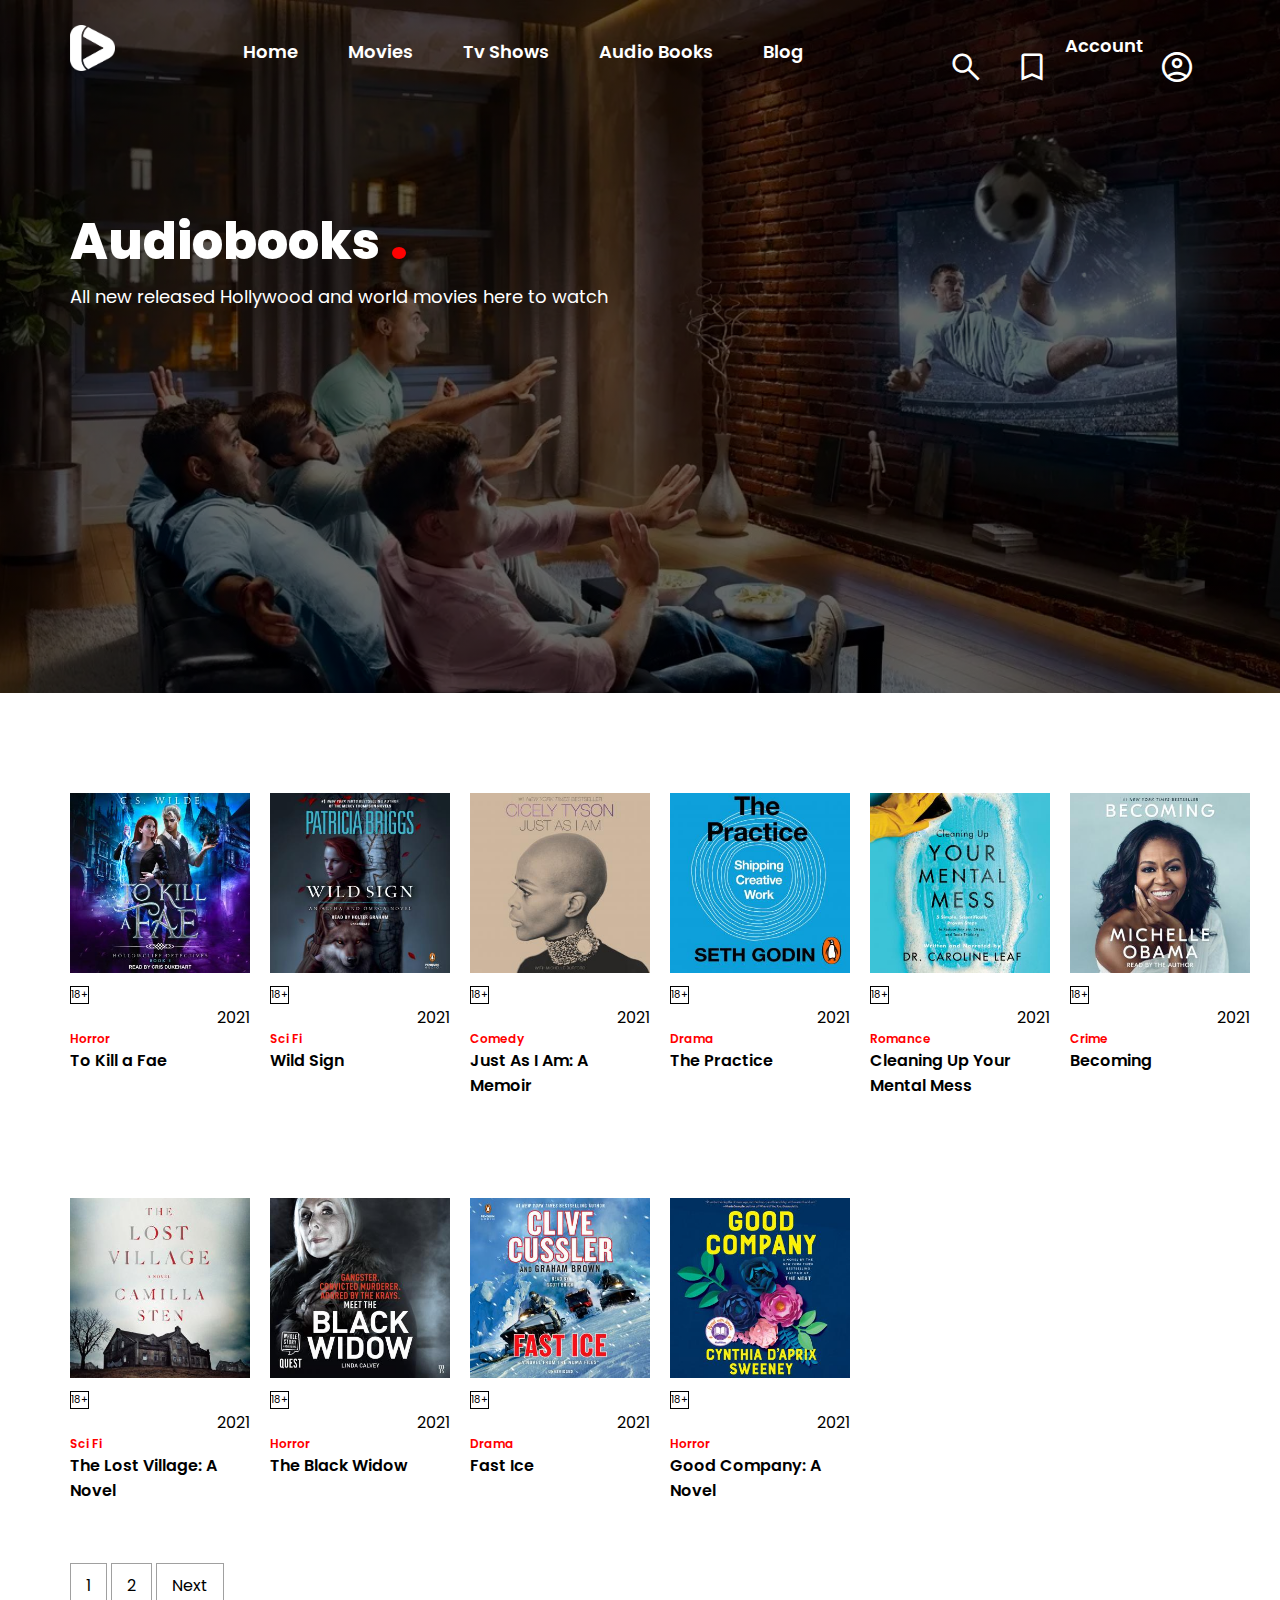
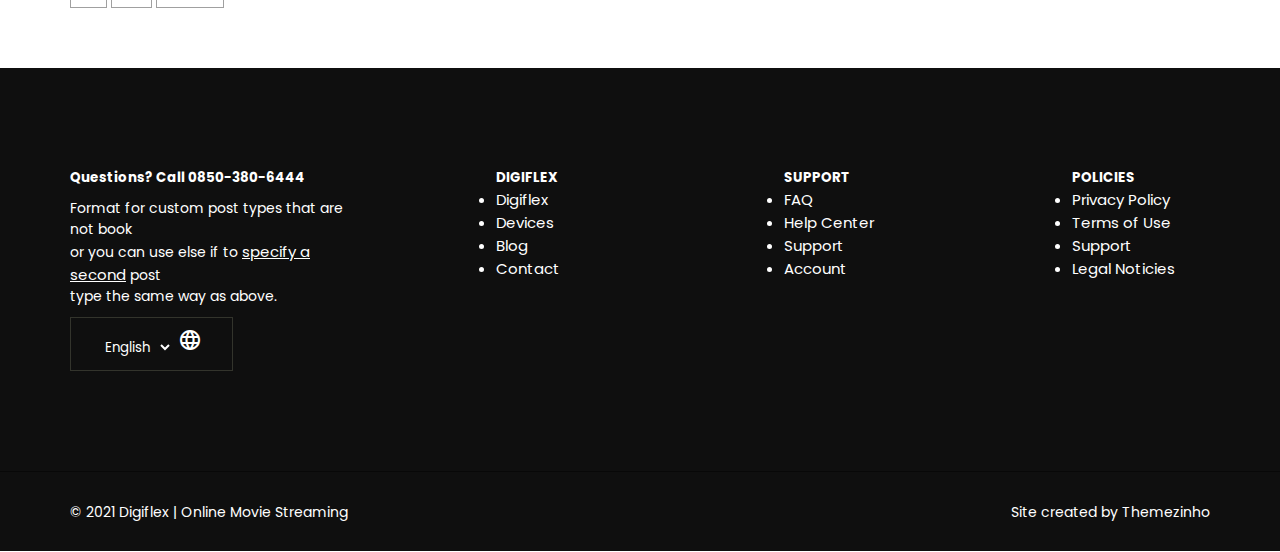
<file: pages/audiobook.html>
<!DOCTYPE html>
<html lang="en">
<head>
    <meta charset="UTF-8">
    <meta http-equiv="X-UA-Compatible" content="IE=edge">
    <meta name="viewport" content="width=device-width, initial-scale=1.0">
    <link rel="preconnect" href="https://fonts.googleapis.com"><link rel="preconnect" href="https://fonts.gstatic.com" crossorigin><link href="https://fonts.googleapis.com/css2?family=Lato&family=Noto+Sans:wght@400;500;600;700;800&family=Poppins:wght@400;500;600;700&display=swap" rel="stylesheet">
    <link rel="stylesheet" href="../css/audiobook.css">
    <link rel="shortcut icon" href="../img/avatar-1.jpg" type="image/x-icon">
    <title>Digiflex | Online Movie Streaming WordPress Theme Preview - ThemeForest</title>
    <link rel="stylesheet" href="https://fonts.googleapis.com/css2?family=Material+Symbols+Outlined:opsz,wght,FILL,GRAD@20..48,100..700,0..1,-50..200" />
</head>
<body>

    <!--
    //===============================\\
     header section start here 
    //===============================\\
    -->

    <header>
        <div class="logo">
            <img src="../img/logo.png" alt="img">
        </div>
        <nav>
            <ul>
                <li><a href="../index.html">Home</a></li>
                <li><a href="movies.html">Movies</a></li>
                <li><a href="tvshows.html">Tv Shows</a></li>
                <li><a href="audiobook.html">Audio Books</a></li>
                <li><a href="blog.html">Blog</a></li>
            </ul>
        </nav>
        <div class="header-icon">
            <div>
                <span class="material-symbols-outlined">
                    search
                </span>
            </div>
            <div>
                <span class="material-symbols-outlined">
                    bookmark
                </span>
            </div>
            <div>
                <a href="#">Account</a>
            </div>
            <div>
                <span class="material-symbols-outlined">
                    account_circle
                </span>
            </div>
        </div>
    </header>

    <!--
    //===============================\\
    header section end here 
    //===============================\\
    -->
    <!--
    //===============================\\
    slider section start here 
    //===============================\\
    -->
    <section>
        <div class="container-audiobook">
            <h2>Audiobooks <span>.</span></h2>
            <p>All new released Hollywood and world movies here to watch</p>
        </div>
    </section>

        <!-- first row -->
        <section class="first-row-parent">


            <div class="first-row-child-1">
                <img src="../img/audiobook/audiobook1.jpeg" alt="audio-1">
                <div class="number">
                    <p class="age">18+</p>
                    <p class="year">2021</p>
                </div>
                <p class="tittle">Horror</p>
                <p class="goal"><a href="#">To Kill a Fae</a></p>
    
            </div>
    
            <div class="first-row-child-2">
                <img src="../img/audiobook/audiobook2.jpeg" alt="audio-2">
                <div class="number">
                    <p class="age">18+</p>
                    <p class="year">2021</p>
                </div>
                <p class="tittle">Sci Fi</p>
                <p class="goal"><a href="#">Wild Sign</a></p>
            </div>
    
            <div class="first-row-child-3">
                <img src="../img/audiobook/audiobook3.jpeg" alt="audio-3">
                <div class="number">
                    <p class="age">18+</p>
                    <p class="year">2021</p>
                </div>
                <p class="tittle">Comedy</p>
                <p class="goal"><a href="#">Just As I Am: A <br> Memoir</a></p>
            </div>
    
            <div class="first-row-child-4">
                <img src="../img/audiobook/audiobook4.jpeg" alt="audio-4">
                <div class="number">
                    <p class="age">18+</p>
                    <p class="year">2021</p>
                </div>
                <p class="tittle">Drama</p>
                <p class="goal"><a href="#">The Practice</a></p>
            </div>
    
            <div class="first-row-child-5">
                <img src="../img/audiobook/audiobook5.jpeg" alt="audio-5">
                <div class="number">
                    <p class="age">18+</p>
                    <p class="year">2021</p>
                </div>
                <p class="tittle">Romance</p>
                <p class="goal"><a href="#">Cleaning Up Your <br> Mental Mess</a></p>
            </div>
    
            <div class="first-row-child-6">
                <img src="../img/audiobook/audiobook6.jpeg" alt="audio-6">
                <div class="number">
                    <p class="age">18+</p>
                    <p class="year">2021</p>
                </div>
                <p class="tittle">Crime</p>
                <p class="goal"><a href="#">Becoming</a></p>
            </div>
    
    
            <!-- 1st row end -->
        </section>
    
    <!-- 2nd-row start -->
    
        <section class="second-row-parent">
    
    
            <div class="secondt-row-child-1">
                <img src="../img/audiobook/audiobook7.jpeg" alt="audio-1">
                <div class="number">
                    <p class="age">18+</p>
                    <p class="year">2021</p>
                </div>
                <p class="tittle">Sci Fi</p>
                <p class="goal"><a href="#">The Lost Village: A <br> Novel</a></p>
    
            </div>
    
            <div class="second-row-child-2">
                <img src="../img/audiobook/audiobook8.jpeg" alt="audio-2">
                <div class="number">
                    <p class="age">18+</p>
                    <p class="year">2021</p>
                </div>
                <p class="tittle">Horror</p>
                <p class="goal"><a href="#">The Black Widow</a></p>
            </div>
    
            <div class="second-row-child-3">
                <img src="../img/audiobook/audiobook9.jpeg" alt="audio-3">
                <div class="number">
                    <p class="age">18+</p>
                    <p class="year">2021</p>
                </div>
                <p class="tittle">Drama</p>
                <p class="goal"><a href="#">Fast Ice</a></p>
            </div>
    
            <div class="second-row-child-4">
                <img src="../img/audiobook/audiobook10.jpeg" alt="audio-4">
                <div class="number">
                    <p class="age">18+</p>
                    <p class="year">2021</p>
                </div>
                <p class="tittle">Horror</p>
                <p class="goal"><a href="#">Good Company: A <br> Novel</a></p>
            </div>
    
           
            
        </section>
        <!-- 2nd row end -->
        <section>
            <div class="page-number">
                <a href="#">1</a>
                <a href="#">2</a>
                <a href="#">Next</a>
            </div>
        </section>

        <!-- fooer start -->

    <footer>
        <!-- container -->

    <div class="footer-container">

        <!-- footer-first-child -->
        <div class="footer-first-child">

            <h6>Questions? Call 0850-380-6444</h6>
            <p>
                Format for custom post types that are not book <br> or you can use else if to <a class="specify"
                    href="#">specify a second</a> post <br> type the same way as above.
            </p>


            <div class="language">

                <select>
                    <option>English</option>
                    <option>Spanish</option>
                </select>
                <span class="material-symbols-outlined">
                    language
                </span>

            </div>

        </div><!-- first-child close -->

        <!-- footer-second-child -->
        <div class="footer-second-child">

            <h6>DIGIFLEX</h6>
            <ul>
                <a href="#">
                    <li>Digiflex</li>
                </a>
                <a href="#">
                    <li>Devices</li>
                </a>
                <a href="#">
                    <li>Blog</li>
                </a>
                <a href="#">
                    <li>Contact</li>
                </a>
            </ul>
        </div><!-- second-child close -->


        <!-- footer-third-child -->
        <div class="footer-third-child">

            <h6>SUPPORT</h6>
            <ul>
                <a href="#">
                    <li>FAQ</li>
                </a>

                <a href="#">
                    <li>Help Center</li>
                </a>

                <a href="#">
                    <li>Support </li>
                </a>

                <a href="#">
                    <li>Account</li>
                </a>
                
            </ul>


        </div><!-- third child close -->

        <!-- footer-forth-child -->
        <div class="footer-forth-child">

            <h6>POLICIES</h6>
            <ul>
                <a href="#">
                    <li>Privacy Policy</li>
                </a>

                <a href="#">
                    <li>Terms of Use</li>
                </a>

                <a href="#">
                    <li>Support </li>
                </a>

                <a href="#">
                    <li>Legal Noticies</li>
                </a>

            </ul>

        </div>
        
        
        <!-- footer-forth-child close -->

    </div><!-- container close -->
    <div class="copyright">
        <p>© 2021 Digiflex | Online Movie Streaming</p>
        <p>Site created by Themezinho</p>
    </div>

    </footer>
    
<!-- footer end -->

    </body>
</html>
</file>
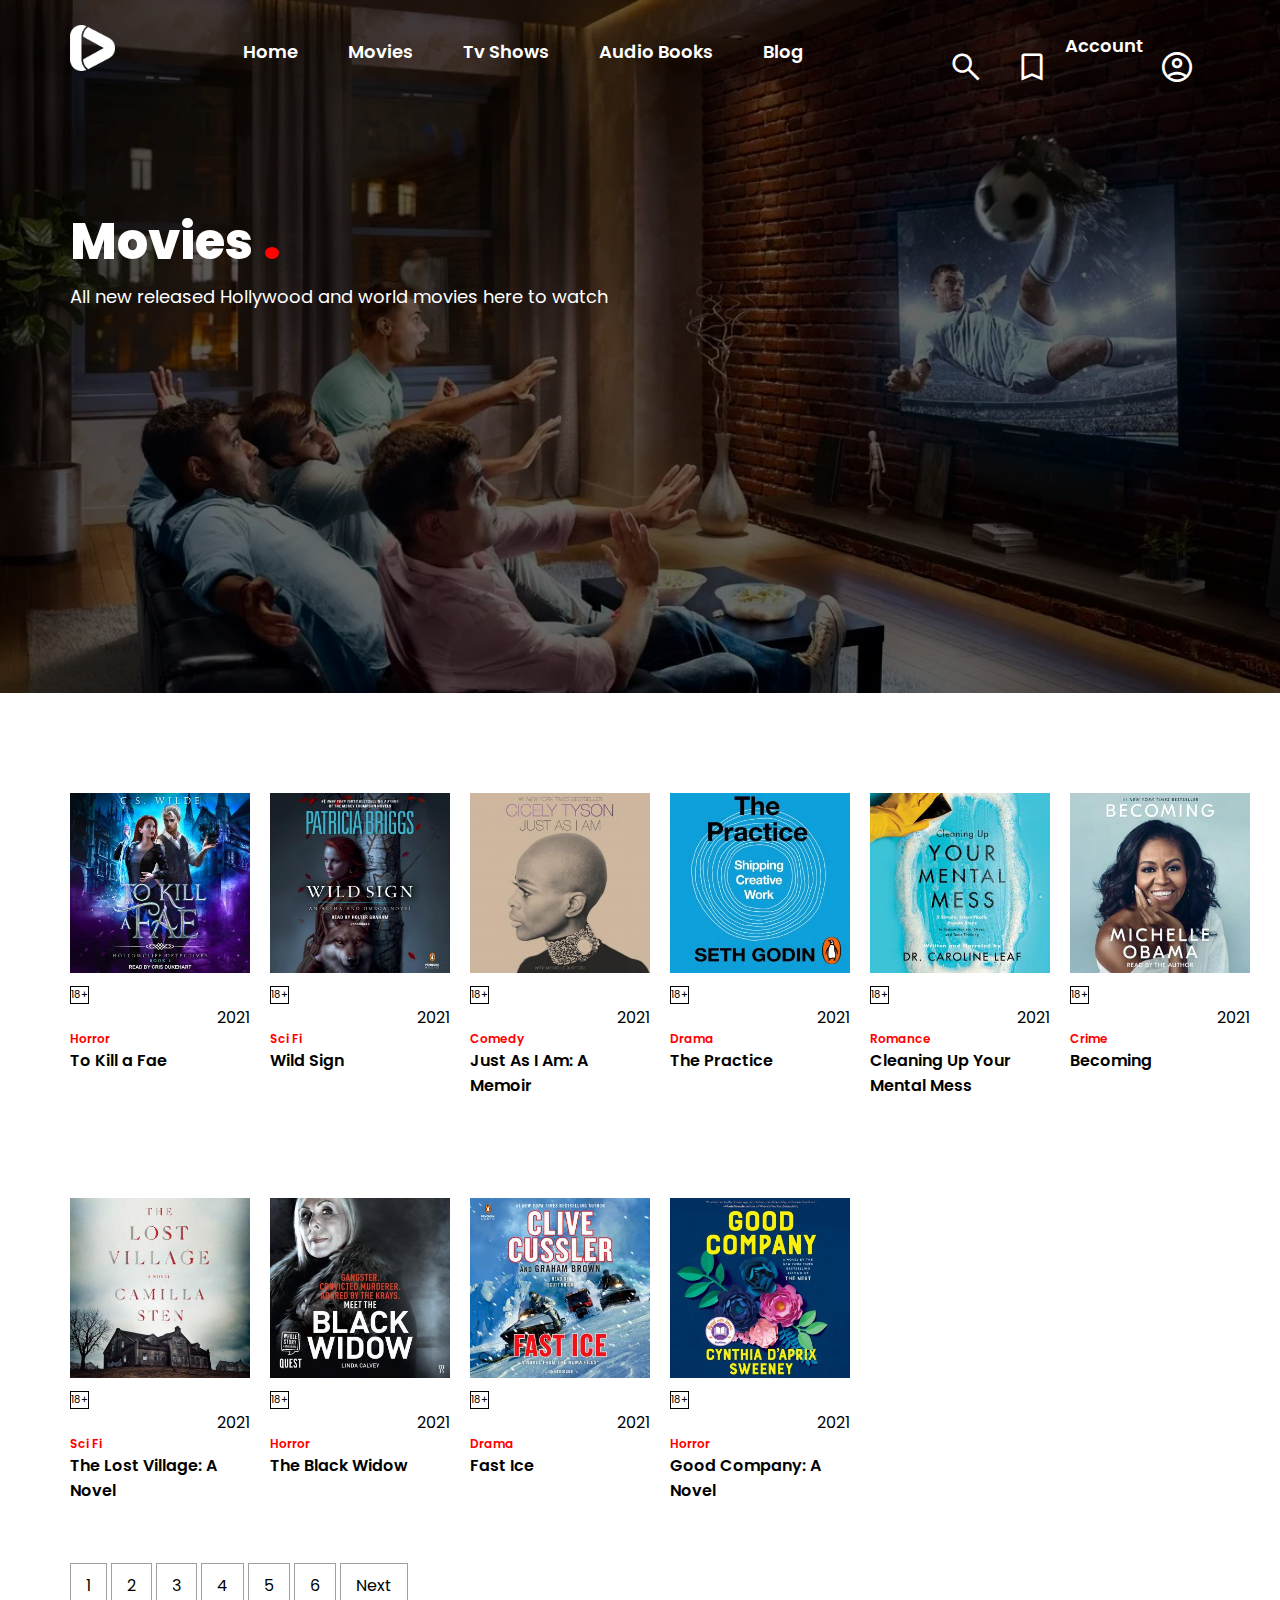
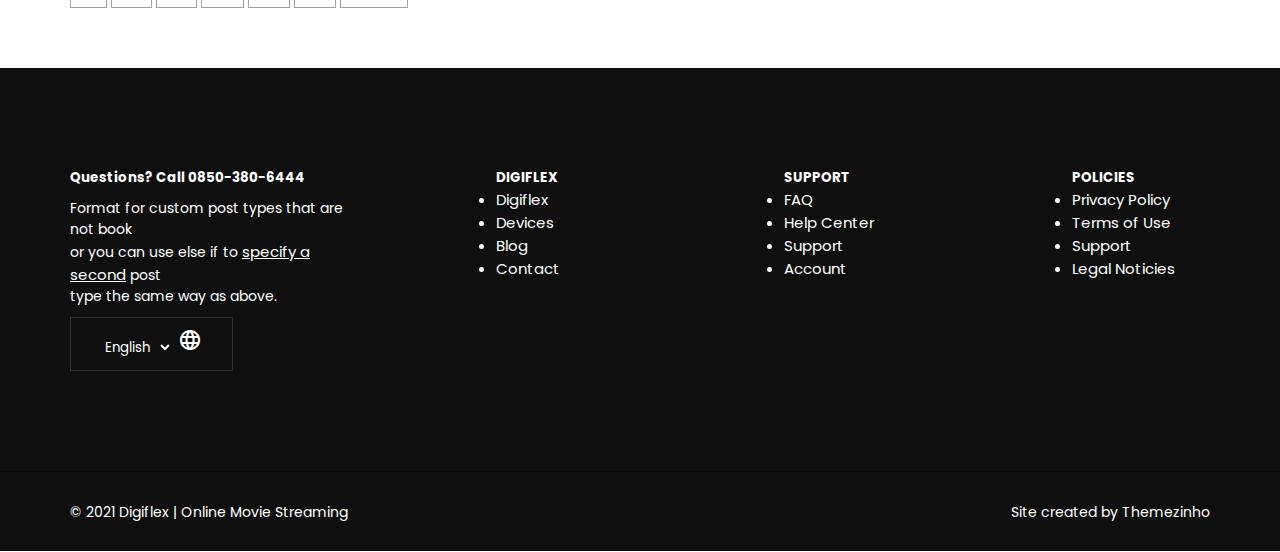
<file: pages/movies.html>
<!DOCTYPE html>
<html lang="en">
<head>
    <meta charset="UTF-8">
    <meta http-equiv="X-UA-Compatible" content="IE=edge">
    <meta name="viewport" content="width=device-width, initial-scale=1.0">
    <link rel="preconnect" href="https://fonts.googleapis.com"><link rel="preconnect" href="https://fonts.gstatic.com" crossorigin><link href="https://fonts.googleapis.com/css2?family=Lato&family=Noto+Sans:wght@400;500;600;700;800&family=Poppins:wght@400;500;600;700&display=swap" rel="stylesheet">
    <link rel="stylesheet" href="../css/movies.css">
    <link rel="shortcut icon" href="../img/avatar-1.jpg" type="image/x-icon">
    <title>Digiflex | Online Movie Streaming WordPress Theme Preview - ThemeForest</title>
    <link rel="stylesheet" href="https://fonts.googleapis.com/css2?family=Material+Symbols+Outlined:opsz,wght,FILL,GRAD@20..48,100..700,0..1,-50..200" />
</head>
<body>

    <!--
    //===============================\\
     header section start here 
    //===============================\\
    -->

    <header>
        <div class="logo">
            <img src="../img/logo.png" alt="img">
        </div>
        <nav>
            <ul>
                <li><a href="../index.html">Home</a></li>
                <li><a href="movies.html">Movies</a></li>
                <li><a href="tvshows.html">Tv Shows</a></li>
                <li><a href="audiobook.html">Audio Books</a></li>
                <li><a href="blog.html">Blog</a></li>
            </ul>
        </nav>
        <div class="header-icon">
            <div>
                <span class="material-symbols-outlined">
                    search
                </span>
            </div>
            <div>
                <span class="material-symbols-outlined">
                    bookmark
                </span>
            </div>
            <div>
                <a href="#">Account</a>
            </div>
            <div>
                <span class="material-symbols-outlined">
                    account_circle
                </span>
            </div>
        </div>
    </header>

    <!--
    //===============================\\
    header section end here 
    //===============================\\
    -->
    <!--
    //===============================\\
    slider section start here 
    //===============================\\
    -->
    <section>
        <div class="container-movies">
            <h2>Movies <span>.</span></h2>
            <p>All new released Hollywood and world movies here to watch</p>
        </div>
    </section>


     <!-- first row -->
     <section class="first-row-parent">


        <div class="first-row-child-1">
            <img src="../img/audiobook/audiobook1.jpeg" alt="audio-1">
            <div class="number">
                <p class="age">18+</p>
                <p class="year">2021</p>
            </div>
            <p class="tittle">Horror</p>
            <p class="goal"><a href="#">To Kill a Fae</a></p>

        </div>

        <div class="first-row-child-2">
            <img src="../img/audiobook/audiobook2.jpeg" alt="audio-2">
            <div class="number">
                <p class="age">18+</p>
                <p class="year">2021</p>
            </div>
            <p class="tittle">Sci Fi</p>
            <p class="goal"><a href="#">Wild Sign</a></p>
        </div>

        <div class="first-row-child-3">
            <img src="../img/audiobook/audiobook3.jpeg" alt="audio-3">
            <div class="number">
                <p class="age">18+</p>
                <p class="year">2021</p>
            </div>
            <p class="tittle">Comedy</p>
            <p class="goal"><a href="#">Just As I Am: A <br> Memoir</a></p>
        </div>

        <div class="first-row-child-4">
            <img src="../img/audiobook/audiobook4.jpeg" alt="audio-4">
            <div class="number">
                <p class="age">18+</p>
                <p class="year">2021</p>
            </div>
            <p class="tittle">Drama</p>
            <p class="goal"><a href="#">The Practice</a></p>
        </div>

        <div class="first-row-child-5">
            <img src="../img/audiobook/audiobook5.jpeg" alt="audio-5">
            <div class="number">
                <p class="age">18+</p>
                <p class="year">2021</p>
            </div>
            <p class="tittle">Romance</p>
            <p class="goal"><a href="#">Cleaning Up Your <br> Mental Mess</a></p>
        </div>

        <div class="first-row-child-6">
            <img src="../img/audiobook/audiobook6.jpeg" alt="audio-6">
            <div class="number">
                <p class="age">18+</p>
                <p class="year">2021</p>
            </div>
            <p class="tittle">Crime</p>
            <p class="goal"><a href="#">Becoming</a></p>
        </div>


        <!-- 1st row end -->
    </section>

<!-- 2nd-row start -->

    <section class="second-row-parent">


        <div class="secondt-row-child-1">
            <img src="../img/audiobook/audiobook7.jpeg" alt="audio-1">
            <div class="number">
                <p class="age">18+</p>
                <p class="year">2021</p>
            </div>
            <p class="tittle">Sci Fi</p>
            <p class="goal"><a href="#">The Lost Village: A <br> Novel</a></p>

        </div>

        <div class="second-row-child-2">
            <img src="../img/audiobook/audiobook8.jpeg" alt="audio-2">
            <div class="number">
                <p class="age">18+</p>
                <p class="year">2021</p>
            </div>
            <p class="tittle">Horror</p>
            <p class="goal"><a href="#">The Black Widow</a></p>
        </div>

        <div class="second-row-child-3">
            <img src="../img/audiobook/audiobook9.jpeg" alt="audio-3">
            <div class="number">
                <p class="age">18+</p>
                <p class="year">2021</p>
            </div>
            <p class="tittle">Drama</p>
            <p class="goal"><a href="#">Fast Ice</a></p>
        </div>

        <div class="second-row-child-4">
            <img src="../img/audiobook/audiobook10.jpeg" alt="audio-4">
            <div class="number">
                <p class="age">18+</p>
                <p class="year">2021</p>
            </div>
            <p class="tittle">Horror</p>
            <p class="goal"><a href="#">Good Company: A <br> Novel</a></p>
        </div>

       
        
    </section>
    <!-- 2nd row end -->
    <section>
        <div class="page-number">
            <a href="#">1</a>
            <a href="#">2</a>
            <a href="#">3</a>
            <a href="#">4</a>
            <a href="#">5</a>
            <a href="#">6</a>
            <a href="#">Next</a>
        </div>
    </section>
    
        <!-- fooer start -->

        <footer>
            <!-- container -->
    
        <div class="footer-container">
    
            <!-- footer-first-child -->
            <div class="footer-first-child">
    
                <h6>Questions? Call 0850-380-6444</h6>
                <p>
                    Format for custom post types that are not book <br> or you can use else if to <a class="specify"
                        href="#">specify a second</a> post <br> type the same way as above.
                </p>
    
    
                <div class="language">
    
                    <select>
                        <option>English</option>
                        <option>Spanish</option>
                    </select>
                    <span class="material-symbols-outlined">
                        language
                    </span>
    
                </div>
    
            </div><!-- first-child close -->
    
            <!-- footer-second-child -->
            <div class="footer-second-child">
    
                <h6>DIGIFLEX</h6>
                <ul>
                    <a href="#">
                        <li>Digiflex</li>
                    </a>
                    <a href="#">
                        <li>Devices</li>
                    </a>
                    <a href="#">
                        <li>Blog</li>
                    </a>
                    <a href="#">
                        <li>Contact</li>
                    </a>
                </ul>
            </div><!-- second-child close -->
    
    
            <!-- footer-third-child -->
            <div class="footer-third-child">
    
                <h6>SUPPORT</h6>
                <ul>
                    <a href="#">
                        <li>FAQ</li>
                    </a>
    
                    <a href="#">
                        <li>Help Center</li>
                    </a>
    
                    <a href="#">
                        <li>Support </li>
                    </a>
    
                    <a href="#">
                        <li>Account</li>
                    </a>
                    
                </ul>
    
    
            </div><!-- third child close -->
    
            <!-- footer-forth-child -->
            <div class="footer-forth-child">
    
                <h6>POLICIES</h6>
                <ul>
                    <a href="#">
                        <li>Privacy Policy</li>
                    </a>
    
                    <a href="#">
                        <li>Terms of Use</li>
                    </a>
    
                    <a href="#">
                        <li>Support </li>
                    </a>
    
                    <a href="#">
                        <li>Legal Noticies</li>
                    </a>
    
                </ul>
    
            </div>
            
            
            <!-- footer-forth-child close -->
    
        </div><!-- container close -->
        <div class="copyright">
            <p>© 2021 Digiflex | Online Movie Streaming</p>
            <p>Site created by Themezinho</p>
        </div>
    
        </footer>
        
    <!-- footer end -->
    
    </body>
</html>
</file>
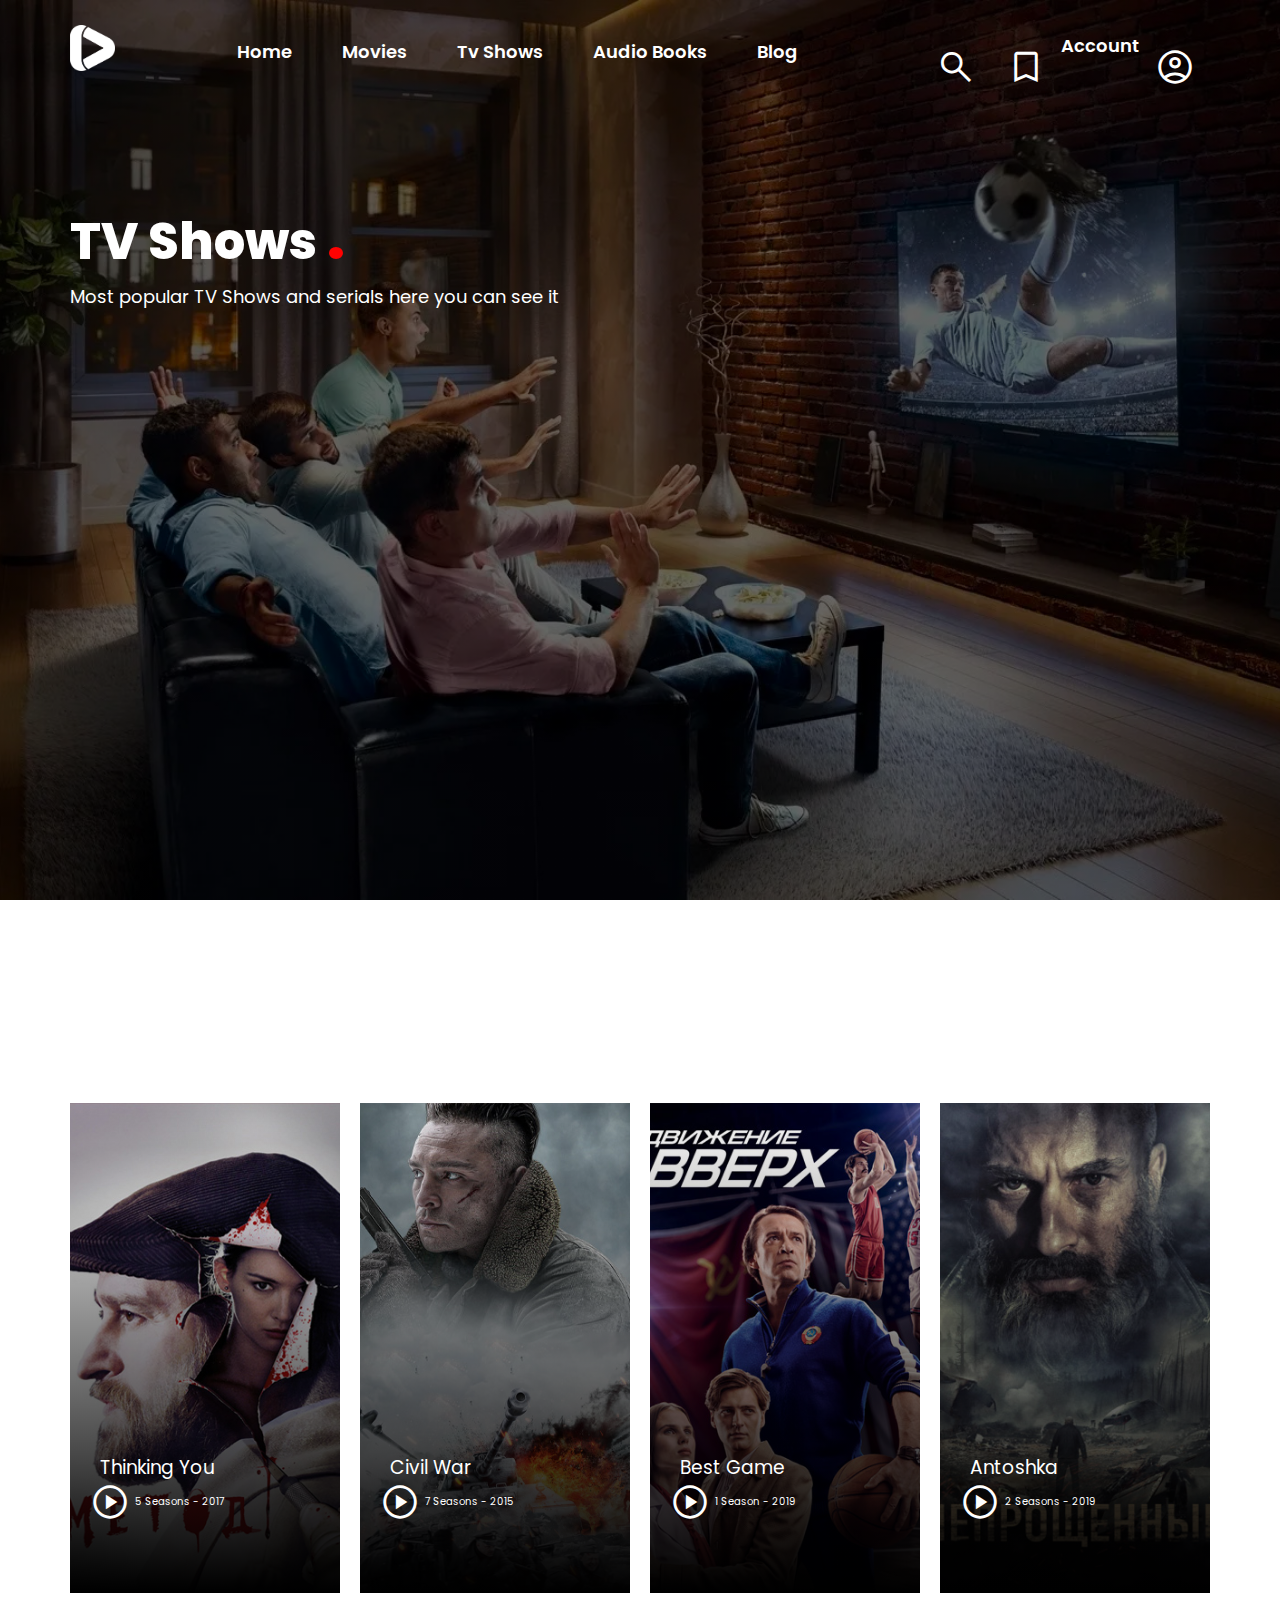
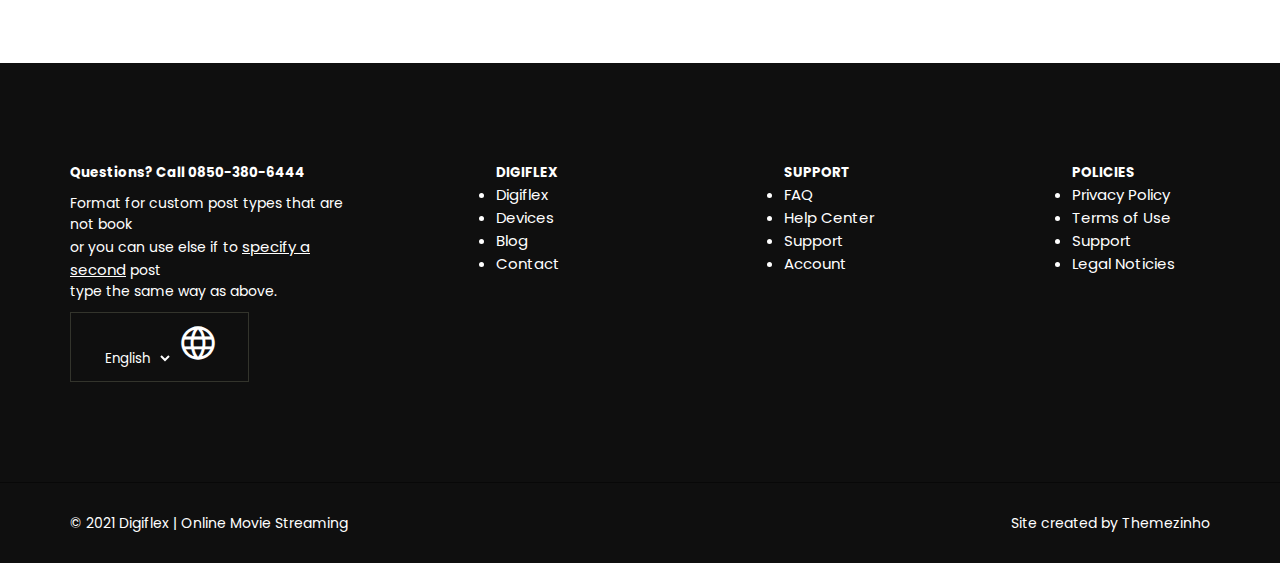
<file: pages/tvshows.html>
<!DOCTYPE html>
<html lang="en">
<head>
    <meta charset="UTF-8">
    <meta http-equiv="X-UA-Compatible" content="IE=edge">
    <meta name="viewport" content="width=device-width, initial-scale=1.0">
    <link rel="preconnect" href="https://fonts.googleapis.com"><link rel="preconnect" href="https://fonts.gstatic.com" crossorigin><link href="https://fonts.googleapis.com/css2?family=Lato&family=Noto+Sans:wght@400;500;600;700;800&family=Poppins:wght@400;500;600;700&display=swap" rel="stylesheet">
    <link rel="stylesheet" href="../css/tvshows.css">
    <link rel="shortcut icon" href="../img/avatar-1.jpg" type="image/x-icon">
    <title>Digiflex | Online Movie Streaming WordPress Theme Preview - ThemeForest</title>
    <link rel="stylesheet" href="https://fonts.googleapis.com/css2?family=Material+Symbols+Outlined:opsz,wght,FILL,GRAD@20..48,100..700,0..1,-50..200" />
</head>
<body>

    <!--
    //===============================\\
     header section start here 
    //===============================\\
    -->

    <header>
        <div class="logo">
            <img src="../img/logo.png" alt="img">
        </div>
        <nav>
            <ul>
                <li><a href="../index.html">Home</a></li>
                <li><a href="movies.html">Movies</a></li>
                <li><a href="tvshows.html">Tv Shows</a></li>
                <li><a href="audiobook.html">Audio Books</a></li>
                <li><a href="blog.html">Blog</a></li>
            </ul>
        </nav>
        <div class="header-icon">
            <div>
                <span class="material-symbols-outlined">
                    search
                </span>
            </div>
            <div>
                <span class="material-symbols-outlined">
                    bookmark
                </span>
            </div>
            <div>
                <a href="#">Account</a>
            </div>
            <div>
                <span class="material-symbols-outlined">
                    account_circle
                </span>
            </div>
        </div>
    </header>

    <!--
    //===============================\\
    header section end here 
    //===============================\\
    -->
    <!--
    //===============================\\
    slider section start here 
    //===============================\\
    -->
    <section>
        <div class="container-tv-movies">
            <h2>TV Shows <span>.</span></h2>
            <p>Most popular TV Shows and serials here you can see it</p>
        </div>
    </section>



    <!-- tv show start here -->
    <section class="tv-shows-container">
            <div class="tv-shows-container-content">
                <div class="tv-shows-container-content-post-one">
                    <div class="tv">
                        <h3>Thinking You</h3>
                        <a class="play-btn" href="#">
                            <span class="material-symbols-outlined">
                                play_circle
                            </span>
                        </a>
                        <p>5 Seasons - 2017</p>
                    </div>
                    
                </div>
                <div class="tv-shows-container-content-post-two">
                    <div class="tv">
                        <h3>Civil War</h3>
                        <a class="play-btn" href="#">
                            <span class="material-symbols-outlined">
                                play_circle
                            </span>
                        </a>
                        <p>7 Seasons - 2015</p>
                    </div>
                </div>
                <div class="tv-shows-container-content-post-three">
                    <div class="tv">
                        <h3>Best Game</h3>
                        <a class="play-btn" href="#">
                            <span class="material-symbols-outlined">
                                play_circle
                            </span>
                        </a>
                         <p>1 Season - 2019</p>
                    </div>
                </div>
                <div class="tv-shows-container-content-post-four">
                    <div class="tv">
                        <h3>Antoshka</h3>
                        <a class="play-btn" href="#">
                            <span class="material-symbols-outlined">
                                play_circle
                            </span>
                        </a>
                        <p>2 Seasons - 2019</p>
                    </div>
                </div>        
            </div>
    </section>

           <!-- fooer start -->

           <footer>
            <!-- container -->
    
        <div class="footer-container">
    
            <!-- footer-first-child -->
            <div class="footer-first-child">
    
                <h6>Questions? Call 0850-380-6444</h6>
                <p>
                    Format for custom post types that are not book <br> or you can use else if to <a class="specify"
                        href="#">specify a second</a> post <br> type the same way as above.
                </p>
    
    
                <div class="language">
    
                    <select>
                        <option>English</option>
                        <option>Spanish</option>
                    </select>
                    <span class="material-symbols-outlined">
                        language
                    </span>
    
                </div>
    
            </div><!-- first-child close -->
    
            <!-- footer-second-child -->
            <div class="footer-second-child">
    
                <h6>DIGIFLEX</h6>
                <ul>
                    <a href="#">
                        <li>Digiflex</li>
                    </a>
                    <a href="#">
                        <li>Devices</li>
                    </a>
                    <a href="#">
                        <li>Blog</li>
                    </a>
                    <a href="#">
                        <li>Contact</li>
                    </a>
                </ul>
            </div><!-- second-child close -->
    
    
            <!-- footer-third-child -->
            <div class="footer-third-child">
    
                <h6>SUPPORT</h6>
                <ul>
                    <a href="#">
                        <li>FAQ</li>
                    </a>
    
                    <a href="#">
                        <li>Help Center</li>
                    </a>
    
                    <a href="#">
                        <li>Support </li>
                    </a>
    
                    <a href="#">
                        <li>Account</li>
                    </a>
                    
                </ul>
    
    
            </div><!-- third child close -->
    
            <!-- footer-forth-child -->
            <div class="footer-forth-child">
    
                <h6>POLICIES</h6>
                <ul>
                    <a href="#">
                        <li>Privacy Policy</li>
                    </a>
    
                    <a href="#">
                        <li>Terms of Use</li>
                    </a>
    
                    <a href="#">
                        <li>Support </li>
                    </a>
    
                    <a href="#">
                        <li>Legal Noticies</li>
                    </a>
    
                </ul>
    
            </div>
            
            
            <!-- footer-forth-child close -->
    
        </div><!-- container close -->
        <div class="copyright">
            <p>© 2021 Digiflex | Online Movie Streaming</p>
            <p>Site created by Themezinho</p>
        </div>
    
        </footer>
        
    <!-- footer end -->

    </body>
</html>
</file>
<file: css/audiobook.css>
*{
    margin: 0;
    padding: 0;
    box-sizing: border-box;
    font-family: 'Poppins', sans-serif;
}

/*
============================
 header section css start 
============================
*/
header {
    display: flex;
    justify-content: space-between;
    align-items: center;
    padding-right: 70px;
    padding-left: 70px;
    padding-top: 25px;
    padding-bottom: 25px;
}
header .logo img {
    height: 46px;
    max-width: 100%;
}
header nav ul {
    display: flex;
}
header nav ul li {
    list-style-type: none;
}
header nav ul li a {
    text-decoration: none;
    color: rgb(255, 255, 255);
    flex: auto;
    font-size: 18px;
    font-weight: 600;
    text-align: center;
    margin: 0 25px;
    padding: 25px 0;
    text-decoration: none;
    transition: .6s;
}
header nav ul li a:hover {
    color: #dc0000;
    text-decoration: none;
}
header .header-icon {
    display: flex;
    height: 40px;
}
header .header-icon a {
    text-decoration: none;
    font-size: 18px;
    font-weight: 600;
    color: #fff;
}
header .header-icon span {
    margin: 0 15px;
    padding: 15px 0;
    color: #fff;
    line-height: 40px;
    cursor: pointer;
    font-size: 36px;

}
/*
============================
 header section css end 
============================
*/


/*
============================
 slider section css start 
============================
*/
.container-audiobook {
    background: li url(../img/page-header-bg-2.jpg);
    background: linear-gradient(rgba(0, 0, 0, 0.6), rgba(0, 0, 0, 0.597)), url(../img/page-header-bg-2.jpg);
    background-position: center;
    background-size: cover;
    background-repeat: no-repeat;
    background-attachment: fixed;
    width: 100%;
    height: 80vh;
    margin-top: -130px;
    padding-right: 70px;
    padding-left: 70px;
    padding-top: 170px;
    padding-bottom: 170px;
}
.container-audiobook h2 {
    font-size: 50px;
    font-weight: 800;
    color: rgb(255, 255, 255);
    padding-top: 50px;
}
.container-audiobook h2 span {
    font-size: 60px;
    font-weight: 800;
    color: rgb(255, 2, 2);
}
.container-audiobook p {
    font-size: 18px;
    font-weight: 400;
    color: #fff;
    line-height: 28px;
    margin-bottom: 40px;
}




/* common code */
    
.first-row-parent img{
    width: 180px;
}
.second-row-parent img {
    width: 180px;
}
.age{
    font-size: 10px;
    border: 1px solid black;
    display: inline-block;
}
.year{
    text-align: right;
}
a{
    text-decoration: none;
    color: black;
}
a:hover{
    text-decoration: underline;
}

.tittle{
    color: red;
    font-size: 12px;
    font-weight: 600;
}
.goal{
    font-weight: 600;
}
/* 1st row */
.first-row-parent{
    display: flex;
    margin-right: 70px;
    margin-left: 70px;
    column-gap: 20px;
    margin-top: 100px;
}

/*//////////////// 2nd row //////////////*/


.second-row-parent{
    display: flex;
    margin-right: 70px;
    margin-left: 70px;
    column-gap: 20px;
    margin-top: 100px;
    margin-bottom: 70px;
}

.page-number {
    margin-right: 70px;
    margin-left: 70px;
    margin-bottom: 70px;
}
.page-number a {
    padding: 10px 15px;
    border: 1px solid rgb(160, 160, 160);
    text-decoration: none;
}




footer{
    background-color: #0F0F0F;
    color: white;
    font-size: 20px;
    
    
}

/* footer container */

.footer-container{
    display: flex;
    margin-right: 70px;
    margin-left: 70px;
    gap: 150px;
    padding-top: 100px;
}


.footer-first-child {
    flex: 2;
}
.footer-second-child {
    flex: 1;
}
.footer-third-child {
    flex: 1;
}
.footer-forth-child {
    flex: 1;
}

footer a{
    text-decoration: none;
    color: white;
    font-size: 15px;
}

footer a:hover{
    text-decoration: underline;
}
.footer-first-child .specify{
    text-decoration: underline;
}

.footer-first-child p{
    font-size: 14px;
    margin-bottom: 10px;
    margin-top: 10px;
}

/* language part start */

select{
    background-color: transparent;
    color: white;
    border: 0px;
}

.language{
    display: flex;
    border: 1px solid rgb(51, 52, 44);
    display: inline-block;
    padding-top: 10px;
    padding-bottom: 10px;
    padding-right: 30px;
    padding-left: 30px;
    margin-bottom: 100px;
}
.fa-thin fa-globe{
    color: white !important;
}
.copyright {
    background: #0F0F0F;
    height: 80px;
    display: flex;
    padding-right: 70px;
    padding-left: 70px;
    justify-content: space-between;
    border-top: 1px solid #080808;
}
.copyright p {
    color: #fff;
    line-height: 80px;
    font-size: 14px;
}

/* language end */


        /* //end-pc ///*/

    /* //////////////////////Mobile/////////////////// */
    
@media(max-width:767px){


    .year{
        display: none;
    }
    .age{
        margin-bottom: 20px;
    }
    a{
        text-decoration: none;
        color: black;
    }
    a:hover{
        text-decoration: underline;
    }
    img{
        
    }


    /* ////////// First row////////// */

    .first-row-parent{
        display: grid;
        grid-template-columns: 1fr 1fr;
        margin: auto;
        margin-left: 15px;
        margin-top: 40px;
        margin-bottom: 40px;
        width: 100%;
        
    }

    .first-row-child-1{
        margin-right:20px;
        margin-left: 0px;
       
        

    }

    .first-row-child-2{
        margin-left: 0px;
        
         
    }

    .first-row-child-3{
        margin-right:0px;
       
    }

    .first-row-child-4{
        
        margin-left: 0px;
        
    }

    .first-row-child-5{
        margin-right:0px;
    }
    .first-row-child-6{
        margin-left: 0px;
    }



/* ///////2nd row/////////// */
.second-row-parent{
    display: grid;
    grid-template-columns: 1fr 1fr;
    margin: auto;
    margin-left: 15px;
    margin-top: 40px;
    margin-bottom: 40px;
    
}

.second-row-child-1{
    
     margin-right: 0px;
}
.second-row-child-2{
   margin-left: 0px;
      
}
.second-row-child-3{
    margin-right:20px;
   
}
.second-row-child-4{
    margin-left: 0px;
}
}
</file>
<file: css/movies.css>
*{
    margin: 0;
    padding: 0;
    box-sizing: border-box;
    font-family: 'Poppins', sans-serif;
}

/*
============================
 header section css start 
============================
*/
header {
    display: flex;
    justify-content: space-between;
    align-items: center;
    padding-right: 70px;
    padding-left: 70px;
    padding-top: 25px;
    padding-bottom: 25px;
}
header .logo img {
    height: 46px;
    max-width: 100%;
}
header nav ul {
    display: flex;
}
header nav ul li {
    list-style-type: none;
}
header nav ul li a {
    text-decoration: none;
    color: rgb(255, 255, 255);
    flex: auto;
    font-size: 18px;
    font-weight: 600;
    text-align: center;
    margin: 0 25px;
    padding: 25px 0;
    text-decoration: none;
    transition: .6s;
}
header nav ul li a:hover {
    color: #dc0000;
    text-decoration: none;
}
header .header-icon {
    display: flex;
    height: 40px;
}
header .header-icon a {
    text-decoration: none;
    font-size: 18px;
    font-weight: 600;
    color: #fff;
}
header .header-icon span {
    margin: 0 15px;
    padding: 15px 0;
    color: #fff;
    line-height: 40px;
    cursor: pointer;
    font-size: 36px;

}
/*
============================
 header section css end 
============================
*/


/*
============================
 slider section css start 
============================
*/
.container-movies {
    background: li url(../img/page-header-bg-2.jpg);
    background: linear-gradient(rgba(0, 0, 0, 0.6), rgba(0, 0, 0, 0.597)), url(../img/page-header-bg-2.jpg);
    background-position: center;
    background-size: cover;
    background-repeat: no-repeat;
    background-attachment: fixed;
    width: 100%;
    height: 80vh;
    margin-top: -130px;
    padding-right: 70px;
    padding-left: 70px;
    padding-top: 170px;
    padding-bottom: 170px;
}
.container-movies h2 {
    font-size: 50px;
    font-weight: 800;
    color: rgb(255, 255, 255);
    padding-top: 50px;
}
.container-movies h2 span {
    font-size: 60px;
    font-weight: 800;
    color: rgb(255, 2, 2);
}
.container-movies p {
    font-size: 18px;
    font-weight: 400;
    color: #fff;
    line-height: 28px;
    margin-bottom: 40px;
}





/* common code */
    
.first-row-parent img{
    width: 180px;
}
.second-row-parent img {
    width: 180px;
}
.age{
    font-size: 10px;
    border: 1px solid black;
    display: inline-block;
}
.year{
    text-align: right;
}
a{
    text-decoration: none;
    color: black;
}
a:hover{
    text-decoration: underline;
}

.tittle{
    color: red;
    font-size: 12px;
    font-weight: 600;
}
.goal{
    font-weight: 600;
}
/* 1st row */
.first-row-parent{
    display: flex;
    margin-right: 70px;
    margin-left: 70px;
    column-gap: 20px;
    margin-top: 100px;
}

/*//////////////// 2nd row //////////////*/


.second-row-parent{
    display: flex;
    margin-right: 70px;
    margin-left: 70px;
    column-gap: 20px;
    margin-top: 100px;
    margin-bottom: 70px;
}

.page-number {
    margin-right: 70px;
    margin-left: 70px;
    margin-bottom: 70px;
}
.page-number a {
    padding: 10px 15px;
    border: 1px solid rgb(160, 160, 160);
    text-decoration: none;
}






footer{
    background-color: #0F0F0F;
    color: white;
    font-size: 20px;
    
    
}

/* footer container */

.footer-container{
    display: flex;
    margin-right: 70px;
    margin-left: 70px;
    gap: 150px;
    padding-top: 100px;
}


.footer-first-child {
    flex: 2;
}
.footer-second-child {
    flex: 1;
}
.footer-third-child {
    flex: 1;
}
.footer-forth-child {
    flex: 1;
}

footer a{
    text-decoration: none;
    color: white;
    font-size: 15px;
}

footer a:hover{
    text-decoration: underline;
}
.footer-first-child .specify{
    text-decoration: underline;
}

.footer-first-child p{
    font-size: 14px;
    margin-bottom: 10px;
    margin-top: 10px;
}

/* language part start */

select{
    background-color: transparent;
    color: white;
    border: 0px;
}

.language{
    display: flex;
    border: 1px solid rgb(51, 52, 44);
    display: inline-block;
    padding-top: 10px;
    padding-bottom: 10px;
    padding-right: 30px;
    padding-left: 30px;
    margin-bottom: 100px;
}
.fa-thin fa-globe{
    color: white !important;
}
.copyright {
    background: #0F0F0F;
    height: 80px;
    display: flex;
    padding-right: 70px;
    padding-left: 70px;
    justify-content: space-between;
    border-top: 1px solid #080808;
}
.copyright p {
    color: #fff;
    line-height: 80px;
    font-size: 14px;
}

/* language end */
</file>
<file: css/tvshows.css>
*{
    margin: 0;
    padding: 0;
    font-family: 'Poppins', sans-serif;
}

/*
============================
 header section css start 
============================
*/
header {
    display: flex;
    justify-content: space-between;
    align-items: center;
    padding-right: 70px;
    padding-left: 70px;
    padding-top: 25px;
    padding-bottom: 25px;
}
header .logo img {
    height: 46px;
    max-width: 100%;
}
header nav ul {
    display: flex;
}
header nav ul li {
    list-style-type: none;
}
header nav ul li a {
    text-decoration: none;
    color: rgb(255, 255, 255);
    flex: auto;
    font-size: 18px;
    font-weight: 600;
    text-align: center;
    margin: 0 25px;
    padding: 25px 0;
    text-decoration: none;
    transition: .6s;
}
header nav ul li a:hover {
    color: #dc0000;
}
header .header-icon {
    display: flex;
    height: 40px;
}
header .header-icon a {
    text-decoration: none;
    font-size: 18px;
    font-weight: 600;
    color: #fff;
}
header .header-icon span {
    margin: 0 15px;
    padding: 15px 0;
    color: #fff;
    line-height: 40px;
    cursor: pointer;
    font-size: 36px;

}
/*
============================
 header section css end 
============================
*/


/*
============================
 slider section css start 
============================
*/
.container-tv-movies {
    background: linear-gradient(rgba(0, 0, 0, 0.6), rgba(0, 0, 0, 0.597)), url(../img/page-header-bg-2.jpg);
    background-position: center;
    background-size: cover;
    background-repeat: no-repeat;
    background-attachment: fixed;
    width: 100%;
    height: 80vh;
    margin-top: -130px;
    padding-right: 70px;
    padding-left: 70px;
    padding-top: 170px;
    padding-bottom: 170px;
}
.container-tv-movies h2 {
    font-size: 50px;
    font-weight: 800;
    color: rgb(255, 255, 255);
    padding-top: 50px;
}
.container-tv-movies h2 span {
    font-size: 60px;
    font-weight: 800;
    color: rgb(255, 2, 2);
}
.container-tv-movies p {
    font-size: 18px;
    font-weight: 400;
    color: #fff;
    line-height: 28px;
    margin-bottom: 40px;
}



/* Tv shows start here */
.tv-shows-container{
    margin-bottom: 70px;
    margin-top: 70px;
    margin-right: 70px;
    margin-left: 70px;
}
.tv-shows-container-content{
    display: flex;
    gap: 20px;
    justify-content: space-evenly;
}
.tv-shows-container-content-post-one{
    color: #ffffff;
    padding: 20px;
    height: 450px;
    width: 300px;
    background: linear-gradient(rgb(0, 0, 0,.0),rgb(0, 0, 0,1)),url('../img/tv-shows01.jpg');
    background-repeat: no-repeat;
    background-position:center;
    background-size: cover;
}
.tv-shows-container-content-post-one h3{
    font-weight: 400;
    margin-left: 10px;
}
.tv-shows-container-content-post-one p{
    margin-top: -35px;
    margin-left: 45px;
    font-size: 10px;
}
.play-btn{
    color :#ffffff;
}
.tv-shows-container-content-post-two{
    color: #ffffff;
    padding: 20px;
    height: 450px;
    width: 300px;
    background: linear-gradient(rgb(0, 0, 0,.0),rgb(0, 0, 0,1)),url('../img/tv-shows02.jpg');
    background-repeat: no-repeat;
    background-position:center;
    background-size: cover;
}
.tv-shows-container-content-post-two h3{
    font-weight: 400;
    margin-left: 10px;
}
.tv-shows-container-content-post-two p{
    margin-top: -35px;
    margin-left: 45px;
    font-size: 10px;
}
.tv-shows-container-content-post-three{
    color: #ffffff;
    padding: 20px;
    height: 450px;
    width: 300px;
    background: linear-gradient(rgb(0, 0, 0,.0),rgb(0, 0, 0,1)),url('../img/tv-shows03.jpg');
    background-repeat: no-repeat;
    background-position: center;
    background-size: cover;
}
.tv-shows-container-content-post-three h3{
    font-weight: 400;
    margin-left: 10px;
}
.tv-shows-container-content-post-three p{
    margin-top: -35px;
    margin-left: 45px;
    font-size: 10px;
}
.tv-shows-container-content-post-four{
    color: #ffffff;
    padding: 20px;
    height: 450px;
    width: 300px;
    background: linear-gradient(rgb(0, 0, 0,.0),rgb(0, 0, 0,1)),url('../img/tv-shows04.jpg');
    background-repeat: no-repeat;
    background-position: center;
    background-size: cover;
}
.tv-shows-container-content-post-four h3{
    font-weight: 400;
    margin-left: 10px;
}
.tv-shows-container-content-post-four p{
    margin-top: -35px;
    margin-left: 45px;
    font-size: 10px;
}
.tv{
    margin-top: 330px;
}
.material-symbols-outlined{
    font-size: 40px !important;
}



footer{
    background-color: #0F0F0F;
    color: white;
    font-size: 20px;
    
    
}

/* footer container */

.footer-container{
    display: flex;
    margin-right: 70px;
    margin-left: 70px;
    gap: 150px;
    padding-top: 100px;
}


.footer-first-child {
    flex: 2;
}
.footer-second-child {
    flex: 1;
}
.footer-third-child {
    flex: 1;
}
.footer-forth-child {
    flex: 1;
}

footer a{
    text-decoration: none;
    color: white;
    font-size: 15px;
}

footer a:hover{
    text-decoration: underline;
}
.footer-first-child .specify{
    text-decoration: underline;
}

.footer-first-child p{
    font-size: 14px;
    margin-bottom: 10px;
    margin-top: 10px;
}

/* language part start */

select{
    background-color: transparent;
    color: white;
    border: 0px;
}

.language{
    display: flex;
    border: 1px solid rgb(51, 52, 44);
    display: inline-block;
    padding-top: 10px;
    padding-bottom: 10px;
    padding-right: 30px;
    padding-left: 30px;
    margin-bottom: 100px;
}
.fa-thin fa-globe{
    color: white !important;
}
.copyright {
    background: #0F0F0F;
    height: 80px;
    display: flex;
    padding-right: 70px;
    padding-left: 70px;
    justify-content: space-between;
    border-top: 1px solid #080808;
}
.copyright p {
    color: #fff;
    line-height: 80px;
    font-size: 14px;
}

/* language end */
</file>
